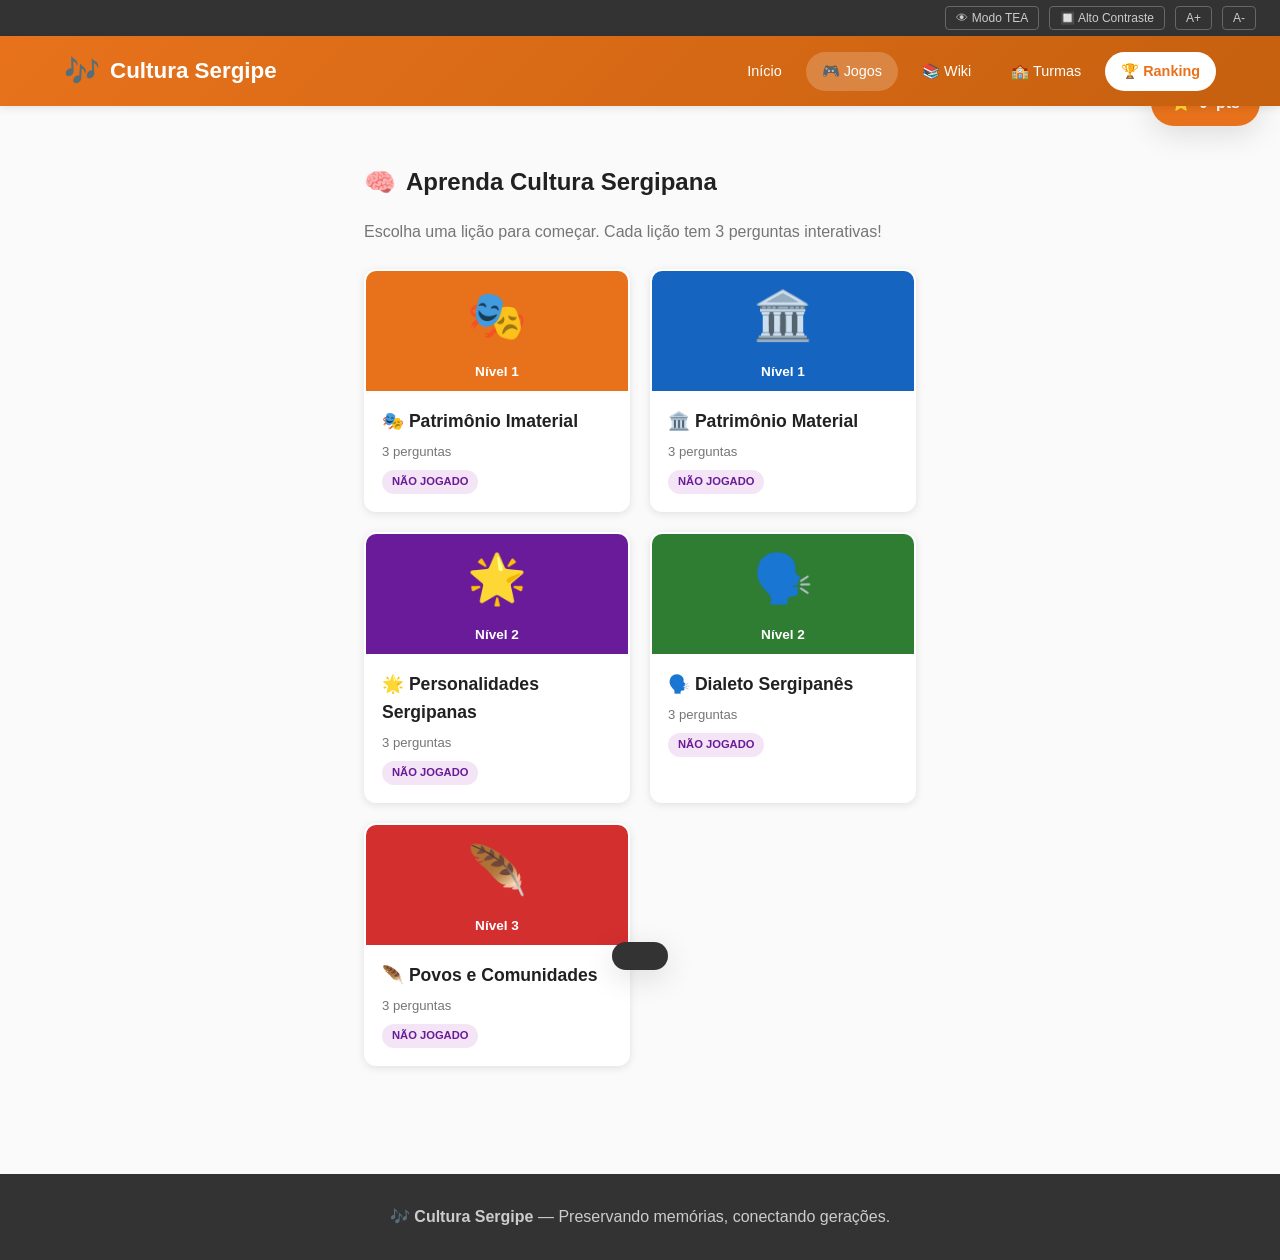
<file: public/duolingo.html>
<!DOCTYPE html>
<html lang="pt-BR">
<head>
    <meta charset="UTF-8">
    <meta name="viewport" content="width=device-width, initial-scale=1.0">
    <title>Aprenda Cultura — Cultura Sergipe</title>
    <link rel="stylesheet" href="css/style.css">
</head>
<body>

    <div class="acessibilidade-bar">
        <button class="acessibilidade-btn" onclick="toggleTEA()">👁 Modo TEA</button>
        <button class="acessibilidade-btn" onclick="toggleContraste()">🔲 Alto Contraste</button>
        <button class="acessibilidade-btn" onclick="aumentarFonte()">A+</button>
        <button class="acessibilidade-btn" onclick="diminuirFonte()">A-</button>
    </div>

    <header class="header">
        <nav class="nav-container">
            <a href="index.html" class="logo"><span class="logo-icon">🎶</span><span>Cultura Sergipe</span></a>
            <div class="nav-links">
                <a href="index.html" class="nav-link">Início</a>
                <a href="jogos.html" class="nav-link active">🎮 Jogos</a>
                <a href="wiki.html" class="nav-link">📚 Wiki</a>
                <a href="turmas.html" class="nav-link">🏫 Turmas</a>
                <a href="ranking.html" class="nav-link destaque">🏆 Ranking</a>
            </div>
        </nav>
    </header>

    <div class="pontuacao-flutuante">
        ⭐ <span id="pontos-total">0</span> pts
    </div>

    <section class="container duolingo-container">
        <h2 class="section-title"><span class="emoji">🧠</span> Aprenda Cultura Sergipana</h2>

        <!-- Seleção de Lições -->
        <div id="selecao-licoes">
            <p style="color:var(--cor-texto-leve); margin-bottom:20px;">Escolha uma lição para começar. Cada lição tem 3 perguntas interativas!</p>
            <div class="cards-grid" id="licoes-grid">
                <!-- Preenchido via JS -->
            </div>
        </div>

        <!-- Área da Lição Ativa -->
        <div id="licao-ativa" style="display:none;">
            <div style="display:flex; justify-content:space-between; align-items:center; margin-bottom:10px;">
                <button class="btn btn-outline" onclick="voltarLicoes()" style="padding:8px 16px; font-size:0.85rem;">← Voltar</button>
                <h3 id="licao-titulo"></h3>
                <span style="font-size:0.9rem; color:var(--cor-texto-leve);">Nível <span id="licao-nivel"></span></span>
            </div>

            <div class="progresso-bar">
                <div class="progresso-fill" id="progresso-fill" style="width:0%"></div>
            </div>
            <p style="text-align:center; font-size:0.85rem; color:var(--cor-texto-leve); margin-bottom:16px;">
                Pergunta <span id="pergunta-num">1</span> de <span id="total-perguntas">3</span>
            </p>

            <!-- Pergunta -->
            <div class="licao-card" id="pergunta-card">
                <h3 id="pergunta-texto"></h3>
                <div id="dica-container" class="dica-box" style="display:none;">
                    💡 <span id="dica-texto"></span>
                </div>
                <div id="opcoes-container"></div>
            </div>

            <!-- Feedback -->
            <div class="feedback-box" id="feedback-box">
                <p id="feedback-texto"></p>
            </div>

            <!-- Botões -->
            <div class="btn-grupo" style="justify-content:center;">
                <button class="btn btn-outline" id="btn-dica" onclick="mostrarDica()" style="display:none;">💡 Dica</button>
                <button class="btn btn-primario" id="btn-proximo" onclick="proximaPergunta()" style="display:none;">
                    ➡️ Continuar
                </button>
            </div>
        </div>

        <!-- Resultado da Lição -->
        <div id="resultado-licao" style="display:none; text-align:center; padding:40px 0;">
            <h2 style="font-size:2rem;">🎉 Lição Completa!</h2>
            <div class="estrelas" id="estrelas-final"></div>
            <p style="font-size:1.5rem; font-weight:700; color:var(--cor-primaria); margin:16px 0;">
                <span id="pontos-finais">0</span> pontos
            </p>
            <p style="color:var(--cor-texto-leve); margin-bottom:24px;">
                Acertos: <span id="acertos-final">0</span>/<span id="total-final">3</span>
            </p>
            <div class="btn-grupo" style="justify-content:center;">
                <button class="btn btn-primario btn-grande" onclick="voltarLicoes()">📚 Mais Lições</button>
                <a href="jogos.html" class="btn btn-outline btn-grande">🎮 Outros Jogos</a>
            </div>
        </div>
    </section>

    <footer class="footer">
        <p>🎶 <strong>Cultura Sergipe</strong> — Preservando memórias, conectando gerações.</p>
    </footer>

    <div class="toast" id="toast"></div>

    <script src="js/app.js"></script>
    <script src="js/duolingo.js"></script>
</body>
</html>
</file>
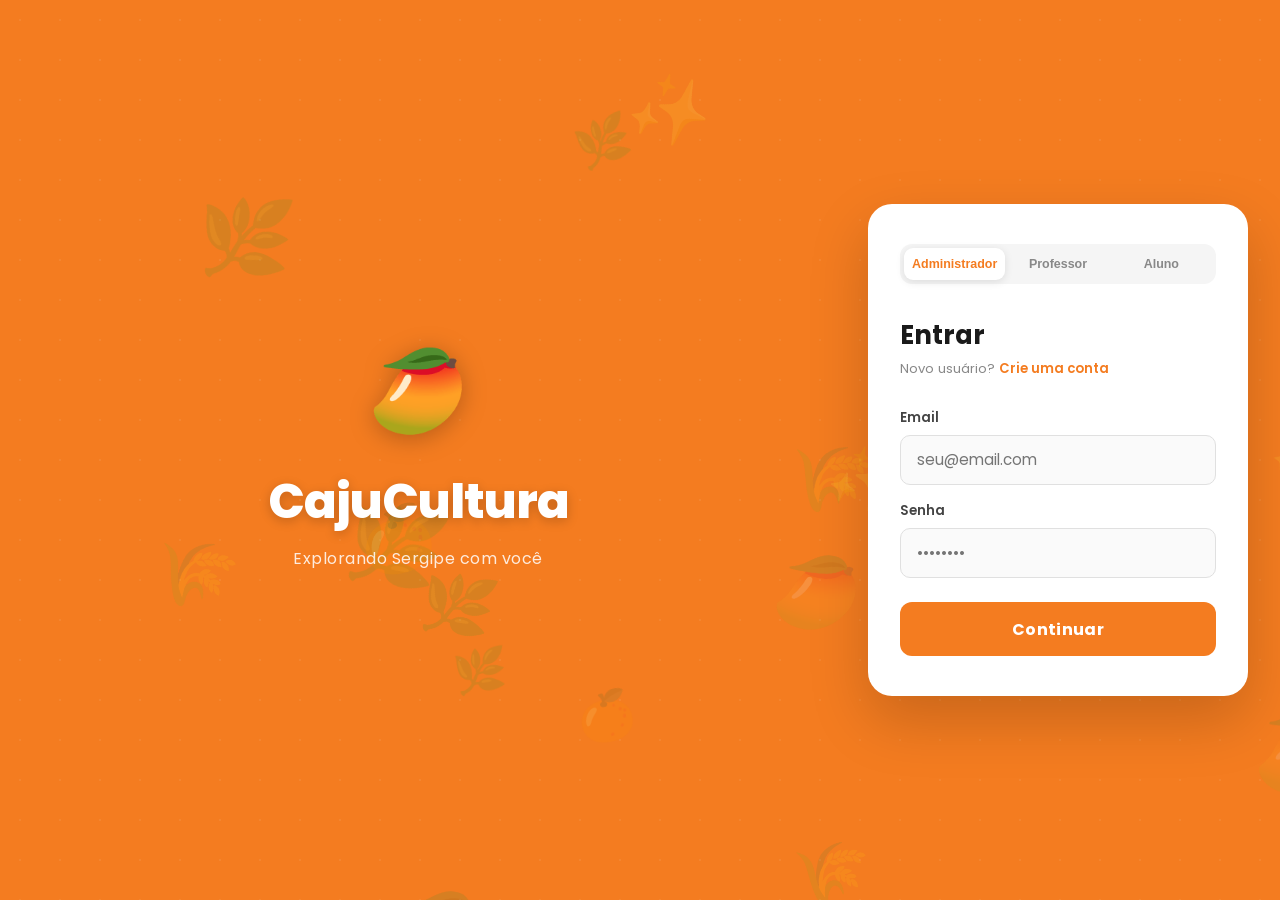
<file: public/index_v2.html>
<!DOCTYPE html>
<html lang="pt-BR">

<head>
  <meta charset="UTF-8" />
  <meta name="viewport" content="width=device-width, initial-scale=1.0" />
  <title>CajuCultura</title>
  <style>
    @import url('https://fonts.googleapis.com/css2?family=Poppins:wght@400;500;600;700;800&display=swap');

    * {
      box-sizing: border-box;
      margin: 0;
      padding: 0;
    }

    body {
      font-family: 'Poppins', sans-serif;
      min-height: 100vh;
      display: flex;
      background: #F47C20;
      overflow: hidden;
    }

    /* ── padrão de cajus no fundo ── */
    body::before {
      content: '';
      position: fixed;
      inset: 0;
      background-image:
        radial-gradient(circle, rgba(255, 255, 255, 0.07) 1px, transparent 1px);
      background-size: 40px 40px;
      pointer-events: none;
    }

    /* ── cajus SVG espalhados ── */
    .caju-bg {
      position: fixed;
      inset: 0;
      pointer-events: none;
      overflow: hidden;
    }

    .caju-bg span {
      position: absolute;
      font-size: 3.5rem;
      opacity: 0.18;
      transform-origin: center;
      animation: floatCaju 8s ease-in-out infinite;
    }

    @keyframes floatCaju {

      0%,
      100% {
        transform: translateY(0) rotate(0deg);
      }

      50% {
        transform: translateY(-12px) rotate(6deg);
      }
    }

    /* ── layout dois painéis ── */
    .page {
      display: flex;
      width: 100%;
      min-height: 100vh;
    }

    /* ── painel esquerdo: logo ── */
    .left-panel {
      flex: 1;
      display: flex;
      flex-direction: column;
      align-items: center;
      justify-content: center;
      padding: 3rem;
      position: relative;
      z-index: 1;
    }

    .logo-wrap {
      display: flex;
      flex-direction: column;
      align-items: center;
      gap: 1rem;
    }

    .logo-icon {
      font-size: 5rem;
      filter: drop-shadow(0 4px 12px rgba(0, 0, 0, 0.25));
    }

    .logo-text {
      font-size: 3rem;
      font-weight: 800;
      color: #fff;
      letter-spacing: -1px;
      text-shadow: 0 3px 12px rgba(0, 0, 0, 0.2);
    }

    .logo-sub {
      font-size: 1rem;
      color: rgba(255, 255, 255, 0.85);
      font-weight: 400;
      margin-top: -0.5rem;
      letter-spacing: 0.5px;
    }

    /* ── painel direito: card ── */
    .right-panel {
      display: flex;
      align-items: center;
      justify-content: center;
      padding: 2rem;
      position: relative;
      z-index: 1;
    }

    .card {
      background: #fff;
      border-radius: 24px;
      padding: 2.5rem 2rem;
      width: 380px;
      box-shadow: 0 24px 60px rgba(0, 0, 0, 0.18);
    }

    /* ── abas de perfil ── */
    .tabs {
      display: flex;
      background: #F5F5F5;
      border-radius: 12px;
      padding: 4px;
      margin-bottom: 2rem;
      gap: 2px;
    }

    .tab {
      flex: 1;
      text-align: center;
      padding: 0.55rem 0.5rem;
      border-radius: 9px;
      font-size: 0.78rem;
      font-weight: 600;
      cursor: pointer;
      border: none;
      background: transparent;
      color: #888;
      transition: all 0.2s;
    }

    .tab.active {
      background: #fff;
      color: #F47C20;
      box-shadow: 0 2px 8px rgba(0, 0, 0, 0.1);
    }

    /* ── título e link ── */
    .card-title {
      font-size: 1.6rem;
      font-weight: 700;
      color: #1a1a1a;
      margin-bottom: 0.3rem;
    }

    .card-signup {
      font-size: 0.82rem;
      color: #888;
      margin-bottom: 1.8rem;
    }

    .card-signup a {
      color: #F47C20;
      font-weight: 600;
      text-decoration: none;
    }

    .card-signup a:hover {
      text-decoration: underline;
    }

    /* ── campos ── */
    .field {
      margin-bottom: 1rem;
    }

    .field label {
      display: block;
      font-size: 0.82rem;
      font-weight: 600;
      color: #444;
      margin-bottom: 0.4rem;
    }

    .field input {
      width: 100%;
      padding: 0.8rem 1rem;
      border: 1.5px solid #E0E0E0;
      border-radius: 10px;
      font-size: 0.95rem;
      font-family: 'Poppins', sans-serif;
      outline: none;
      transition: border-color 0.2s;
      background: #FAFAFA;
      color: #1a1a1a;
    }

    .field input:focus {
      border-color: #F47C20;
      background: #fff;
    }

    /* ── botão continue ── */
    .btn-continue {
      width: 100%;
      padding: 0.9rem;
      background: #F47C20;
      color: #fff;
      border: none;
      border-radius: 12px;
      font-size: 1rem;
      font-weight: 700;
      font-family: 'Poppins', sans-serif;
      cursor: pointer;
      margin-top: 0.5rem;
      transition: background 0.2s, transform 0.1s;
      letter-spacing: 0.3px;
    }

    .btn-continue:hover {
      background: #D96A12;
    }

    .btn-continue:active {
      transform: scale(0.98);
    }

    /* ── campo extra só para "Professor" (ID) ── */
    .field-id {
      display: none;
    }

    /* ── separador ── */
    .divider {
      display: flex;
      align-items: center;
      gap: 0.8rem;
      margin: 1.2rem 0;
      color: #ccc;
      font-size: 0.8rem;
    }

    .divider::before,
    .divider::after {
      content: '';
      flex: 1;
      height: 1px;
      background: #E8E8E8;
    }

    /* ── mensagem de erro/sucesso ── */
    .msg {
      font-size: 0.82rem;
      padding: 0.6rem 0.9rem;
      border-radius: 8px;
      margin-bottom: 1rem;
      display: none;
    }

    .msg.erro {
      background: #FDECEA;
      color: #C62828;
      display: block;
    }

    .msg.ok {
      background: #E8F5E9;
      color: #2E7D32;
      display: block;
    }

    /* ── tela pós-login (dashboard placeholder) ── */
    #tela-app {
      display: none;
    }

    /* ── responsivo ── */
    @media (max-width: 700px) {
      .page {
        flex-direction: column;
      }

      .left-panel {
        padding: 2.5rem 1rem 1.5rem;
        min-height: auto;
      }

      .logo-text {
        font-size: 2.2rem;
      }

      .right-panel {
        padding: 1rem;
      }

      .card {
        width: 100%;
        border-radius: 20px;
      }
    }
  </style>
</head>

<body>

  <!-- cajus decorativos -->
  <div class="caju-bg" id="cajuBg"></div>

  <!-- ════════════════════════════════════
     TELA DE LOGIN
════════════════════════════════════ -->
  <div class="page" id="tela-login">

    <!-- Painel esquerdo -->
    <div class="left-panel">
      <div class="logo-wrap">
        <div class="logo-icon">🥭</div>
        <div class="logo-text">CajuCultura</div>
        <div class="logo-sub">Explorando Sergipe com você</div>
      </div>
    </div>

    <!-- Painel direito -->
    <div class="right-panel">
      <div class="card">

        <!-- Abas -->
        <div class="tabs">
          <button class="tab active" onclick="selecionarPerfil('administrador', this)">Administrador</button>
          <button class="tab" onclick="selecionarPerfil('professor', this)">Professor</button>
          <button class="tab" onclick="selecionarPerfil('aluno', this)">Aluno</button>
        </div>

        <div class="card-title">Entrar</div>
        <div class="card-signup">
          Novo usuário? <a href="#" onclick="irParaCadastro(event)">Crie uma conta</a>
        </div>

        <!-- Mensagem feedback -->
        <div class="msg" id="login-msg"></div>

        <!-- Formulário -->
        <form onsubmit="fazerLogin(event)">

          <div class="field">
            <label>Email</label>
            <input id="login-email" type="email" placeholder="seu@email.com" autocomplete="email" required />
          </div>

          <!-- Senha (administrador e professor) -->
          <div class="field" id="campo-senha">
            <label>Senha</label>
            <input id="login-senha" type="password" placeholder="••••••••" />
          </div>

          <!-- Código de turma (aluno) -->
          <div class="field" id="campo-codigo" style="display:none;">
            <label>Código da Turma</label>
            <input id="login-codigo" placeholder="Ex: AB12CD" style="text-transform:uppercase;" />
          </div>

          <!-- ID de retorno (professor / aluno já cadastrado) -->
          <div class="field field-id" id="campo-id">
            <label id="label-id">Seu ID (se já tiver conta)</label>
            <input id="login-id" placeholder="Cole seu ID aqui" />
          </div>

          <button type="submit" class="btn-continue">Continuar</button>
        </form>

      </div>
    </div>
  </div>

  <!-- ════════════════════════════════════
     TELA DO APP (placeholder)
════════════════════════════════════ -->
  <div id="tela-app">
    <!-- Aqui entrará o restante do sistema -->
    <!-- Importar app.js ou carregar SPA -->
  </div>


  <script>
    const API = '/api';
    let perfilAtivo = 'administrador';

    /* ── cajus decorativos gerados dinamicamente ── */
    const cajuEmojis = ['🥭', '🌿', '🍊', '🌾', '✨'];
    const bg = document.getElementById('cajuBg');
    for (let i = 0; i < 22; i++) {
      const s = document.createElement('span');
      s.textContent = cajuEmojis[i % cajuEmojis.length];
      s.style.left = Math.random() * 100 + '%';
      s.style.top = Math.random() * 100 + '%';
      s.style.fontSize = (2.5 + Math.random() * 3) + 'rem';
      s.style.animationDelay = (Math.random() * 6) + 's';
      s.style.animationDuration = (6 + Math.random() * 5) + 's';
      s.style.transform = `rotate(${Math.random() * 40 - 20}deg)`;
      bg.appendChild(s);
    }

    /* ── troca de abas ── */
    function selecionarPerfil(perfil, btn) {
      perfilAtivo = perfil;
      document.querySelectorAll('.tab').forEach(t => t.classList.remove('active'));
      btn.classList.add('active');
      limparMsg();

      const campoSenha = document.getElementById('campo-senha');
      const campoCodigo = document.getElementById('campo-codigo');
      const campoId = document.getElementById('campo-id');
      const labelId = document.getElementById('label-id');

      // reset
      campoSenha.style.display = 'block';
      campoCodigo.style.display = 'none';
      campoId.style.display = 'none';
      document.getElementById('login-senha').required = false;
      document.getElementById('login-codigo').required = false;

      if (perfil === 'aluno') {
        campoSenha.style.display = 'none';
        campoCodigo.style.display = 'block';
        campoId.style.display = 'block';
        labelId.textContent = 'Seu ID de aluno (se já entrou antes)';
        document.getElementById('login-codigo').required = true;
      } else if (perfil === 'professor') {
        document.getElementById('login-senha').required = false;
        campoId.style.display = 'block';
        labelId.textContent = 'Seu ID de professor (se já tiver conta)';
      } else {
        // administrador
        document.getElementById('login-senha').required = true;
      }
    }

    /* ── submit ── */
    async function fazerLogin(e) {
      e.preventDefault();
      limparMsg();

      const email = document.getElementById('login-email').value.trim();
      const senha = document.getElementById('login-senha').value.trim();
      const codigo = document.getElementById('login-codigo').value.trim().toUpperCase();
      const id = document.getElementById('login-id').value.trim();

      try {
        if (perfilAtivo === 'administrador') {
          await loginAdministrador(email, senha);

        } else if (perfilAtivo === 'professor') {
          await loginProfessor(email, senha, id);

        } else {
          await loginAluno(email, codigo, id);
        }
      } catch (err) {
        mostrarMsg(err.message, 'erro');
      }
    }

    /* ── login administrador ── */
    async function loginAdministrador(email, senha) {
      // Admin simples — credencial fixa para MVP
      // Trocar por endpoint real em produção
      if (email === 'admin@cajucultura.com' && senha === 'admin123') {
        salvarSessao({ perfil: 'administrador', nome: 'Administrador', email });
        entrarNoApp();
      } else {
        throw new Error('Credenciais inválidas para administrador.');
      }
    }

    /* ── login professor ── */
    async function loginProfessor(email, senha, id) {
      if (id) {
        // Retorno: carrega pelo ID
        const prof = await req('GET', `/professores/${id}`);
        salvarSessao({ perfil: 'professor', ...prof });
        entrarNoApp();
      } else {
        // Novo: verifica se e-mail existe (simplificado — cria conta via cadastro)
        throw new Error('Cole seu ID de professor ou clique em "Crie uma conta".');
      }
    }

    /* ── login aluno ── */
    async function loginAluno(email, codigo, id) {
      if (!codigo) throw new Error('Informe o código da turma.');

      if (id) {
        // Retorno: carrega pelo ID
        const aluno = await req('GET', `/alunos/${id}`);
        salvarSessao({ perfil: 'aluno', ...aluno });
        entrarNoApp();
      } else {
        // Novo: entra na turma usando o nome (extraído do e-mail por simplicidade)
        const nome = email.split('@')[0];
        const aluno = await req('POST', '/alunos/entrar', {
          nome,
          turma_codigo: codigo
        });
        salvarSessao({ perfil: 'aluno', ...aluno });
        entrarNoApp();
      }
    }

    /* ── cadastro ── */
    function irParaCadastro(e) {
      e.preventDefault();
      if (perfilAtivo === 'professor') {
        mostrarMsg('Preencha o email, deixe o campo ID vazio e clique em Continuar para criar sua conta.', 'ok');
      } else if (perfilAtivo === 'aluno') {
        mostrarMsg('Preencha email e código da turma. Deixe o ID em branco para entrar pela primeira vez.', 'ok');
      } else {
        mostrarMsg('Conta de administrador deve ser criada pelo sistema.', 'erro');
      }
    }

    /* ── helpers ── */
    async function req(method, path, body) {
      const opts = { method, headers: { 'Content-Type': 'application/json' } };
      if (body) opts.body = JSON.stringify(body);
      const r = await fetch(API + path, opts);
      const data = await r.json();
      if (!r.ok) throw new Error(data.detail || 'Erro na requisição.');
      return data;
    }

    function salvarSessao(dados) {
      localStorage.setItem('cajucultura_sessao', JSON.stringify(dados));
    }

    function carregarSessao() {
      const s = localStorage.getItem('cajucultura_sessao');
      return s ? JSON.parse(s) : null;
    }

    function entrarNoApp() {
      // Disparar evento para o restante do SPA
      window.dispatchEvent(new CustomEvent('cajucultura:login', {
        detail: carregarSessao()
      }));

      const sessao = carregarSessao();
      // Redireciona para a página principal do sistema
      window.location.href = '../public/index.html';
    }

    function sair() {
      localStorage.removeItem('cajucultura_sessao');
      location.reload();
    }

    function mostrarMsg(txt, tipo = 'erro') {
      const el = document.getElementById('login-msg');
      el.textContent = txt;
      el.className = `msg ${tipo}`;
    }

    function limparMsg() {
      const el = document.getElementById('login-msg');
      el.textContent = '';
      el.className = 'msg';
    }

    /* ── verifica sessão salva ao carregar ── */
    window.addEventListener('DOMContentLoaded', () => {
      const sessao = carregarSessao();
      if (sessao) entrarNoApp();
    });
  </script>
</body>

</html>
</file>
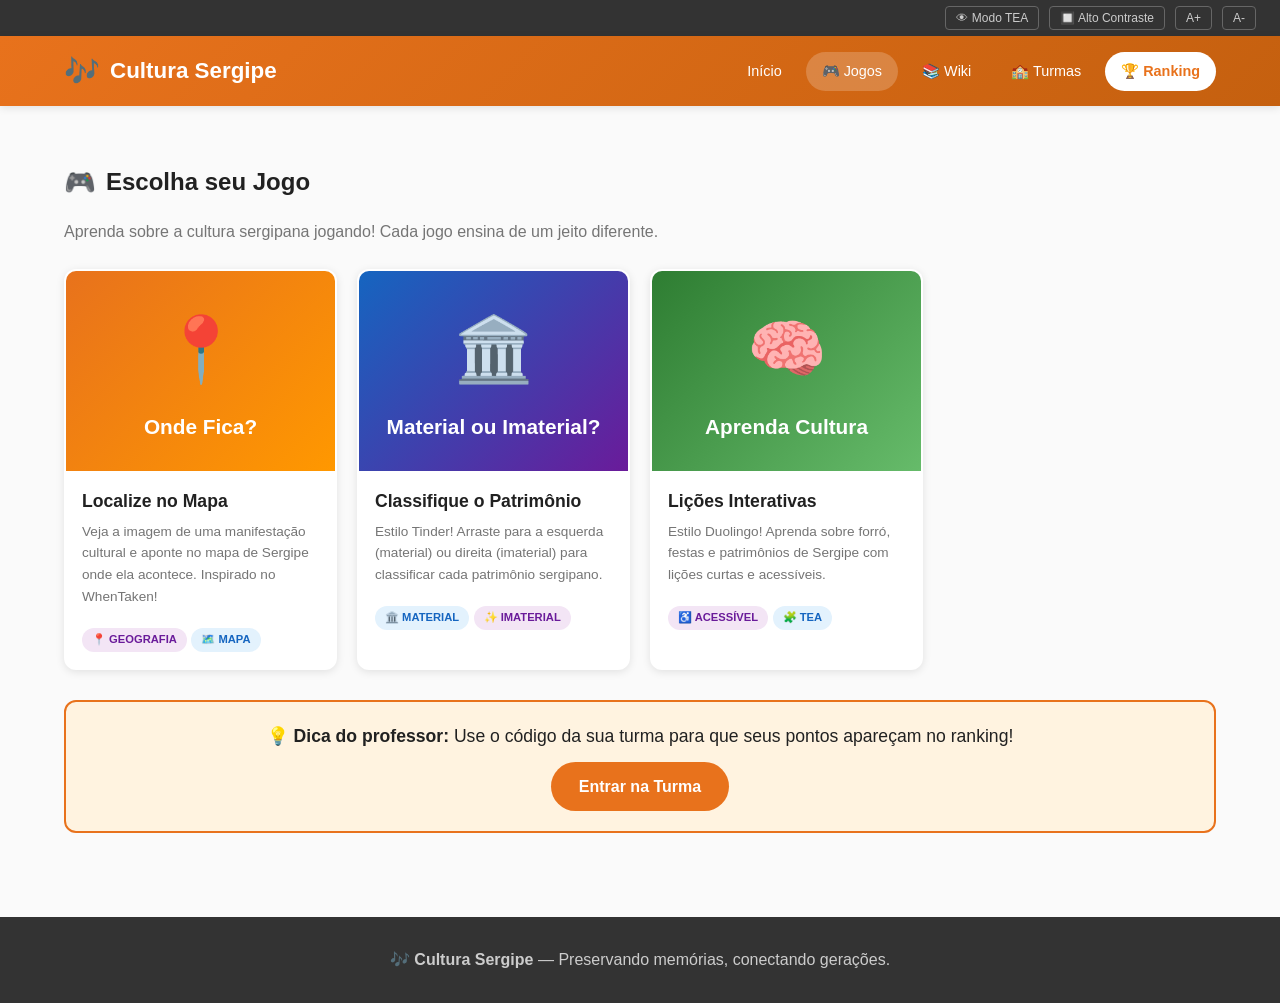
<file: public/jogos.html>
<!DOCTYPE html>
<html lang="pt-BR">
<head>
    <meta charset="UTF-8">
    <meta name="viewport" content="width=device-width, initial-scale=1.0">
    <title>Jogos — Cultura Sergipe</title>
    <link rel="stylesheet" href="css/style.css">
</head>
<body>

    <div class="acessibilidade-bar">
        <button class="acessibilidade-btn" onclick="toggleTEA()">👁 Modo TEA</button>
        <button class="acessibilidade-btn" onclick="toggleContraste()">🔲 Alto Contraste</button>
        <button class="acessibilidade-btn" onclick="aumentarFonte()">A+</button>
        <button class="acessibilidade-btn" onclick="diminuirFonte()">A-</button>
    </div>

    <header class="header">
        <nav class="nav-container">
            <a href="index.html" class="logo"><span class="logo-icon">🎶</span><span>Cultura Sergipe</span></a>
            <div class="nav-links">
                <a href="index.html" class="nav-link">Início</a>
                <a href="jogos.html" class="nav-link active">🎮 Jogos</a>
                <a href="wiki.html" class="nav-link">📚 Wiki</a>
                <a href="turmas.html" class="nav-link">🏫 Turmas</a>
                <a href="ranking.html" class="nav-link destaque">🏆 Ranking</a>
            </div>
        </nav>
    </header>

    <section class="container">
        <h2 class="section-title"><span class="emoji">🎮</span> Escolha seu Jogo</h2>
        <p style="color:var(--cor-texto-leve); margin-bottom:24px;">Aprenda sobre a cultura sergipana jogando! Cada jogo ensina de um jeito diferente.</p>

        <div class="cards-grid">
            <!-- Onde Fica? -->
            <a href="onde-fica.html" class="card" style="text-decoration:none">
                <div style="height:200px; background:linear-gradient(135deg,#E8721C,#ff9800); display:flex; flex-direction:column; align-items:center; justify-content:center; color:white;">
                    <span style="font-size:4rem">📍</span>
                    <span style="font-size:1.3rem; font-weight:700; margin-top:10px;">Onde Fica?</span>
                </div>
                <div class="card-body">
                    <h3>Localize no Mapa</h3>
                    <p>Veja a imagem de uma manifestação cultural e aponte no mapa de Sergipe onde ela acontece. Inspirado no WhenTaken!</p>
                    <div style="margin-top:12px;">
                        <span class="card-badge badge-imaterial">📍 Geografia</span>
                        <span class="card-badge badge-material">🗺️ Mapa</span>
                    </div>
                </div>
            </a>

            <!-- Material ou Imaterial? -->
            <a href="material-imaterial.html" class="card" style="text-decoration:none">
                <div style="height:200px; background:linear-gradient(135deg,#1565C0,#6A1B9A); display:flex; flex-direction:column; align-items:center; justify-content:center; color:white;">
                    <span style="font-size:4rem">🏛️</span>
                    <span style="font-size:1.3rem; font-weight:700; margin-top:10px;">Material ou Imaterial?</span>
                </div>
                <div class="card-body">
                    <h3>Classifique o Patrimônio</h3>
                    <p>Estilo Tinder! Arraste para a esquerda (material) ou direita (imaterial) para classificar cada patrimônio sergipano.</p>
                    <div style="margin-top:12px;">
                        <span class="card-badge badge-material">🏛️ Material</span>
                        <span class="card-badge badge-imaterial">✨ Imaterial</span>
                    </div>
                </div>
            </a>

            <!-- Duolingo Cultural -->
            <a href="duolingo.html" class="card" style="text-decoration:none">
                <div style="height:200px; background:linear-gradient(135deg,#2E7D32,#66BB6A); display:flex; flex-direction:column; align-items:center; justify-content:center; color:white;">
                    <span style="font-size:4rem">🧠</span>
                    <span style="font-size:1.3rem; font-weight:700; margin-top:10px;">Aprenda Cultura</span>
                </div>
                <div class="card-body">
                    <h3>Lições Interativas</h3>
                    <p>Estilo Duolingo! Aprenda sobre forró, festas e patrimônios de Sergipe com lições curtas e acessíveis.</p>
                    <div style="margin-top:12px;">
                        <span class="card-badge badge-imaterial">♿ Acessível</span>
                        <span class="card-badge badge-material">🧩 TEA</span>
                    </div>
                </div>
            </a>
        </div>

        <!-- Dica -->
        <div style="background:var(--cor-primaria-clara); border:2px solid var(--cor-primaria); border-radius:var(--raio-borda); padding:20px; margin-top:30px; text-align:center;">
            <p style="font-size:1.1rem;">💡 <strong>Dica do professor:</strong> Use o código da sua turma para que seus pontos apareçam no ranking!</p>
            <a href="turmas.html" class="btn btn-primario" style="margin-top:12px;">Entrar na Turma</a>
        </div>
    </section>

    <footer class="footer">
        <p>🎶 <strong>Cultura Sergipe</strong> — Preservando memórias, conectando gerações.</p>
    </footer>

    <script src="js/app.js"></script>
</body>
</html>
</file>
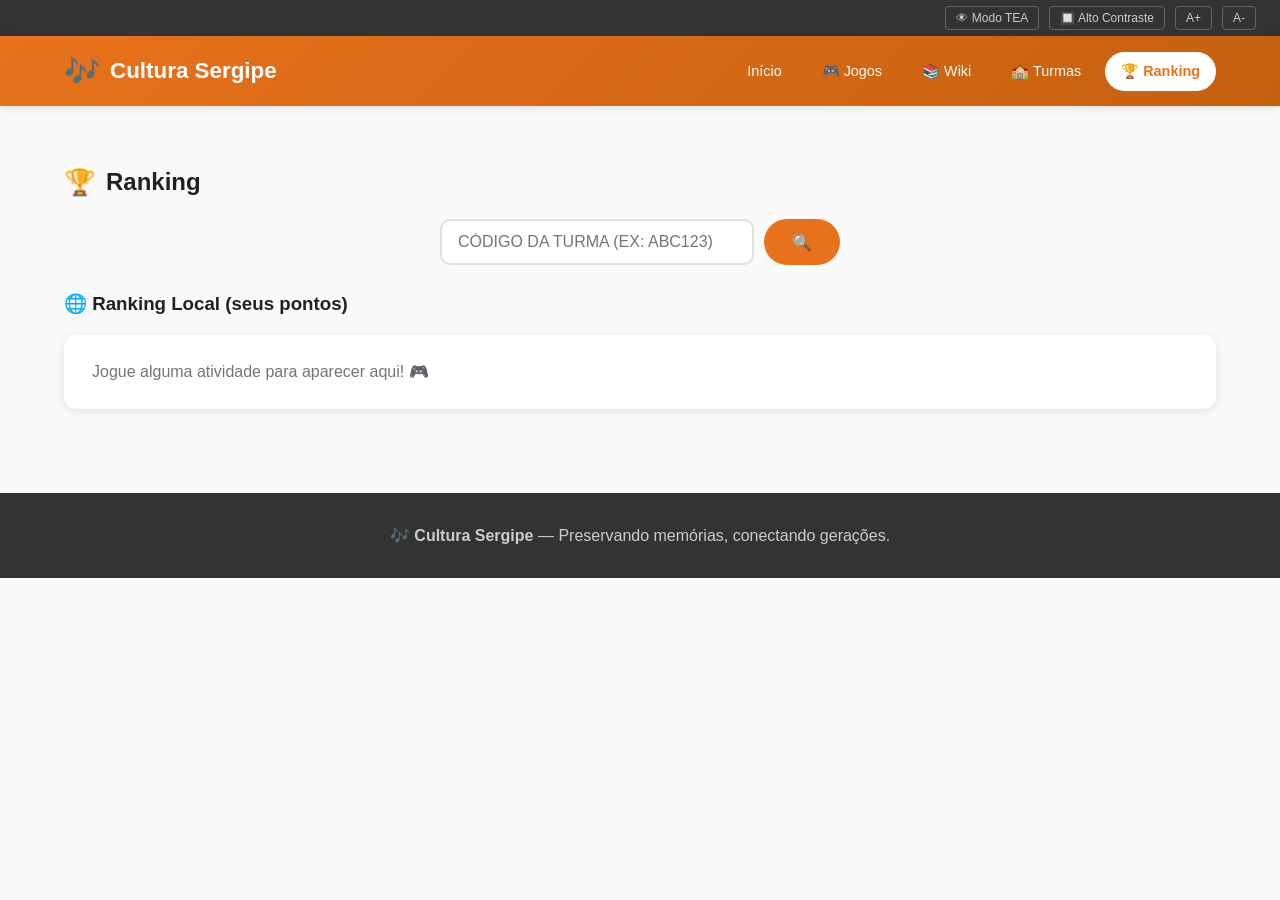
<file: public/ranking.html>
<!DOCTYPE html>
<html lang="pt-BR">
<head>
  <meta charset="UTF-8" />
  <meta name="viewport" content="width=device-width, initial-scale=1.0" />
  <title>Ranking — Cultura Sergipe</title>
  <link rel="stylesheet" href="css/style.css" />
</head>
<body>

  <div class="acessibilidade-bar">
    <button class="acessibilidade-btn" onclick="toggleTEA()">👁 Modo TEA</button>
    <button class="acessibilidade-btn" onclick="toggleContraste()">🔲 Alto Contraste</button>
    <button class="acessibilidade-btn" onclick="aumentarFonte()">A+</button>
    <button class="acessibilidade-btn" onclick="diminuirFonte()">A-</button>
  </div>

  <header class="header">
    <nav class="nav-container">
      <a href="index.html" class="logo"><span class="logo-icon">🎶</span><span>Cultura Sergipe</span></a>
      <div class="nav-links">
        <a href="index.html"               class="nav-link">Início</a>
        <a href="jogos.html"     class="nav-link">🎮 Jogos</a>
        <a href="wiki.html"      class="nav-link">📚 Wiki</a>
        <a href="turmas.html"    class="nav-link">🏫 Turmas</a>
        <a href="ranking.html"   class="nav-link destaque active">🏆 Ranking</a>
      </div>
    </nav>
  </header>

  <section class="container">
    <h2 class="section-title"><span class="emoji">🏆</span> Ranking</h2>

    <!-- Busca por turma -->
    <div style="max-width:400px; margin:0 auto 24px;">
      <div style="display:flex; gap:10px;">
        <input
          id="input-turma"
          type="text"
          placeholder="Código da turma (ex: ABC123)"
          style="flex:1; padding:12px 16px; border:2px solid var(--cor-borda);
                 border-radius:10px; font-size:1rem; text-transform:uppercase;"
          maxlength="6"
        />
        <button class="btn btn-primario" onclick="buscarRanking()">🔍</button>
      </div>
    </div>

    <!-- Ranking local (pontos salvos no browser) -->
    <h3 style="margin-bottom:16px;">🌐 Ranking Local (seus pontos)</h3>
    <div class="ranking-lista" id="ranking-local">
      <!-- preenchido via JS -->
    </div>

    <!-- Ranking da turma (via API) -->
    <div id="secao-turma" style="display:none; margin-top:32px;">
      <h3 style="margin-bottom:16px;">🏫 Ranking da Turma: <span id="titulo-turma"></span></h3>
      <div class="ranking-lista" id="ranking-turma">
        <!-- preenchido via JS -->
      </div>
    </div>
  </section>

  <footer class="footer">
    <p>🎶 <strong>Cultura Sergipe</strong> — Preservando memórias, conectando gerações.</p>
  </footer>

  <div class="toast" id="toast"></div>

  <script src="js/app.js"></script>
  <script>
    document.addEventListener('DOMContentLoaded', () => {
      renderizarRankingLocal();
    });

    function renderizarRankingLocal() {
      const lista = document.getElementById('ranking-local');

      // Coleta histórico salvo localmente
      const historico = JSON.parse(localStorage.getItem('cs_historico') || '[]');
      const pts = parseInt(localStorage.getItem('cs_pontos') || '0');
      const nome = AppState.sessao?.nome || 'Você';

      if (!historico.length && !pts) {
        lista.innerHTML = `
          <div class="ranking-item">
            <span style="color:var(--cor-texto-leve); padding:8px;">
              Jogue alguma atividade para aparecer aqui! 🎮
            </span>
          </div>`;
        return;
      }

      // Exibe apenas o próprio usuário no ranking local (MVP)
      lista.innerHTML = `
        <div class="ranking-item">
          <div class="ranking-pos ouro">1</div>
          <div class="ranking-info">
            <h4>${nome}</h4>
            <small>Pontos acumulados neste dispositivo</small>
          </div>
          <div class="ranking-pontos">${pts} pts</div>
        </div>
      `;
    }

    async function buscarRanking() {
      const codigo = document.getElementById('input-turma').value.trim().toUpperCase();
      if (!codigo || codigo.length < 4) {
        mostrarToast('⚠️ Digite um código de turma válido', 'erro');
        return;
      }

      try {
        const data = await apiRequest('GET', `/ranking/${codigo}`);
        renderizarRankingTurma(codigo, data.ranking);
      } catch (err) {
        mostrarToast(`❌ ${err.message}`, 'erro');
      }
    }

    function renderizarRankingTurma(codigo, ranking) {
      document.getElementById('secao-turma').style.display = 'block';
      document.getElementById('titulo-turma').textContent  = codigo;

      const lista = document.getElementById('ranking-turma');

      if (!ranking.length) {
        lista.innerHTML = `<div class="ranking-item">
          <span style="color:var(--cor-texto-leve); padding:8px;">
            Nenhum aluno jogou nesta turma ainda.
          </span>
        </div>`;
        return;
      }

      const medalhas = ['ouro','prata','bronze'];
      lista.innerHTML = ranking.map((r, i) => `
        <div class="ranking-item">
          <div class="ranking-pos ${medalhas[i] || ''}">
            ${i < 3 ? ['🥇','🥈','🥉'][i] : i + 1}
          </div>
          <div class="ranking-info">
            <h4>${r.aluno_nome}</h4>
            <small>${r.partidas} partida${r.partidas !== 1 ? 's' : ''} —
              ${r.acertos_total} acertos</small>
          </div>
          <div class="ranking-pontos">${r.pontos_total} pts</div>
        </div>
      `).join('');
    }
  </script>
</body>
</html>
</file>
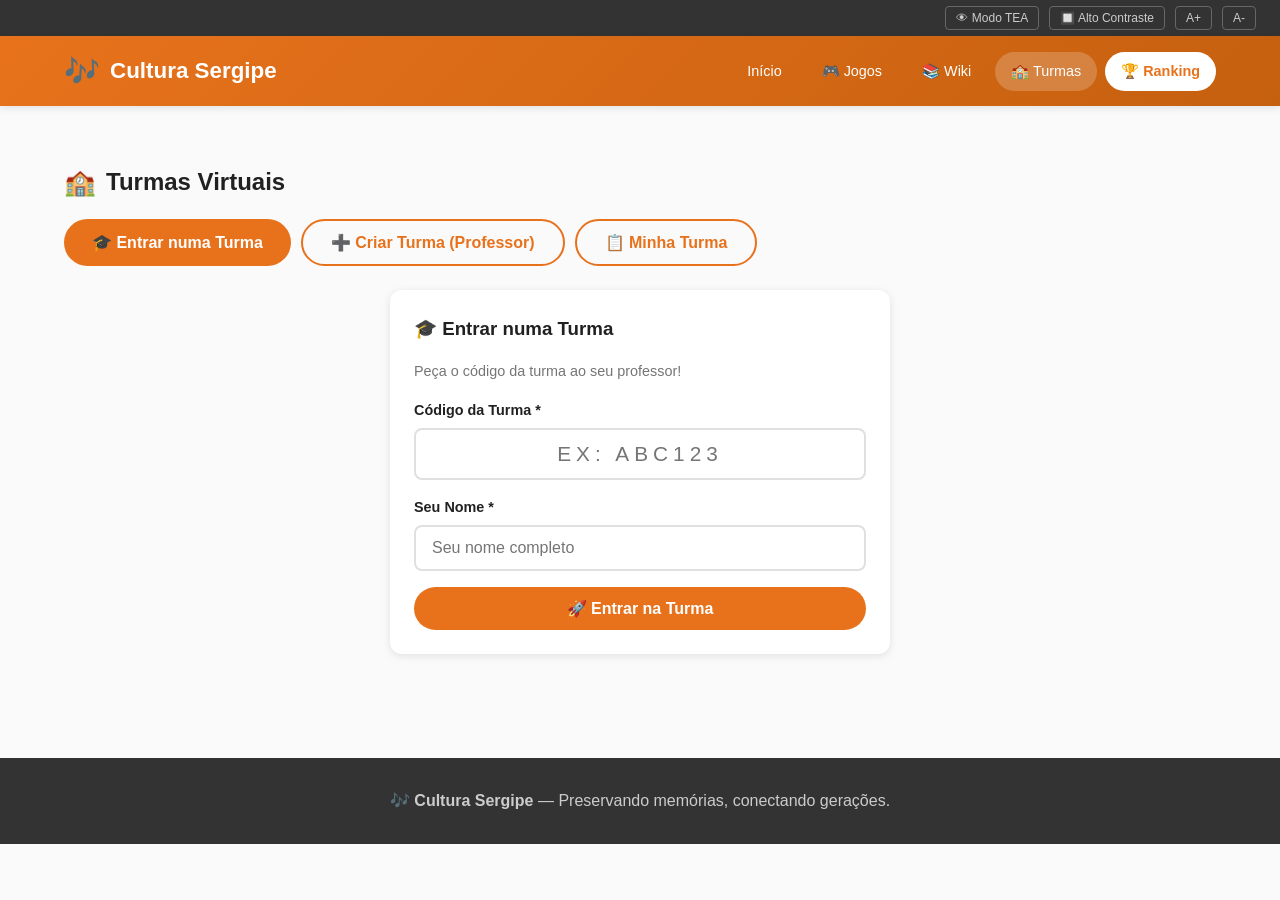
<file: public/turmas.html>
<!DOCTYPE html>
<html lang="pt-BR">
<head>
  <meta charset="UTF-8" />
  <meta name="viewport" content="width=device-width, initial-scale=1.0" />
  <title>Turmas — Cultura Sergipe</title>
  <link rel="stylesheet" href="css/style.css" />
</head>
<body>

  <div class="acessibilidade-bar">
    <button class="acessibilidade-btn" onclick="toggleTEA()">👁 Modo TEA</button>
    <button class="acessibilidade-btn" onclick="toggleContraste()">🔲 Alto Contraste</button>
    <button class="acessibilidade-btn" onclick="aumentarFonte()">A+</button>
    <button class="acessibilidade-btn" onclick="diminuirFonte()">A-</button>
  </div>

  <header class="header">
    <nav class="nav-container">
      <a href="index.html" class="logo"><span class="logo-icon">🎶</span><span>Cultura Sergipe</span></a>
      <div class="nav-links">
        <a href="index.html"             class="nav-link">Início</a>
        <a href="jogos.html"   class="nav-link">🎮 Jogos</a>
        <a href="wiki.html"    class="nav-link">📚 Wiki</a>
        <a href="turmas.html"  class="nav-link active">🏫 Turmas</a>
        <a href="ranking.html" class="nav-link destaque">🏆 Ranking</a>
      </div>
    </nav>
  </header>

  <section class="container">
    <h2 class="section-title"><span class="emoji">🏫</span> Turmas Virtuais</h2>

    <!-- Tabs -->
    <div style="display:flex; gap:10px; margin-bottom:24px; flex-wrap:wrap;">
      <button class="btn btn-primario" onclick="mostrarTabTurma('entrar')">🎓 Entrar numa Turma</button>
      <button class="btn btn-outline"  onclick="mostrarTabTurma('criar')">➕ Criar Turma (Professor)</button>
      <button class="btn btn-outline"  onclick="mostrarTabTurma('minha')">📋 Minha Turma</button>
    </div>

    <!-- ── Entrar numa turma ── -->
    <div id="tab-entrar">
      <div class="turma-form">
        <h3 style="margin-bottom:16px;">🎓 Entrar numa Turma</h3>
        <p style="color:var(--cor-texto-leve); margin-bottom:16px; font-size:0.9rem;">
          Peça o código da turma ao seu professor!
        </p>
        <div class="form-grupo">
          <label>Código da Turma *</label>
          <input id="codigo-turma" type="text" placeholder="Ex: ABC123"
                 maxlength="6"
                 style="text-transform:uppercase; text-align:center;
                        font-size:1.3rem; letter-spacing:5px;" />
        </div>
        <div class="form-grupo">
          <label>Seu Nome *</label>
          <input id="nome-aluno" type="text" placeholder="Seu nome completo" />
        </div>
        <button class="btn btn-primario" onclick="entrarTurma()" style="width:100%;">
          🚀 Entrar na Turma
        </button>
      </div>
    </div>

    <!-- ── Criar turma ── -->
    <div id="tab-criar" style="display:none;">
      <div class="turma-form">
        <h3 style="margin-bottom:16px;">➕ Criar Nova Turma</h3>
        <div class="form-grupo">
          <label>Nome da Turma *</label>
          <input id="nome-turma" type="text" placeholder="Ex: 9º Ano B — História" />
        </div>
        <div class="form-grupo">
          <label>Professor(a) *</label>
          <input id="nome-professor" type="text" placeholder="Seu nome" />
        </div>
        <div class="form-grupo">
          <label>E-mail *</label>
          <input id="email-professor" type="email" placeholder="professor@escola.edu.br" />
        </div>
        <div class="form-grupo">
          <label>Escola *</label>
          <input id="nome-escola" type="text" placeholder="Nome da escola" />
        </div>
        <button class="btn btn-primario" onclick="criarTurma()" style="width:100%;">
          ✅ Criar Turma
        </button>
      </div>

      <!-- Código gerado -->
      <div id="turma-criada" style="display:none; text-align:center; margin-top:24px;">
        <div style="background:var(--cor-secundaria-clara); border:2px solid var(--cor-sucesso);
                    border-radius:var(--raio-borda); padding:30px;">
          <p style="font-size:1rem; margin-bottom:10px;">Código da turma:</p>
          <p style="font-size:3rem; font-weight:700; letter-spacing:10px;
                    color:var(--cor-secundaria);" id="codigo-gerado"></p>
          <p style="font-size:0.85rem; color:var(--cor-texto-leve); margin-top:10px;">
            Compartilhe este código com seus alunos!
          </p>
          <button class="btn btn-outline" onclick="copiarCodigo()" style="margin-top:12px;">
            📋 Copiar Código
          </button>
        </div>

        <!-- ID do professor -->
        <div style="background:var(--cor-primaria-clara); border-radius:var(--raio-borda);
                    padding:16px; margin-top:16px;">
          <p style="font-size:0.9rem; margin-bottom:6px;">Seu ID de professor (guarde!):</p>
          <p style="font-size:1rem; font-weight:700; color:var(--cor-primaria);"
             id="professor-id-gerado"></p>
        </div>
      </div>
    </div>

    <!-- ── Minha turma ── -->
    <div id="tab-minha" style="display:none;">
      <div id="info-minha-turma">
        <!-- preenchido via JS -->
      </div>
    </div>
  </section>

  <footer class="footer">
    <p>🎶 <strong>Cultura Sergipe</strong> — Preservando memórias, conectando gerações.</p>
  </footer>

  <div class="toast" id="toast"></div>

  <script src="js/app.js"></script>
  <script>
    // ── Tabs ────────────────────────────────────────────────
    function mostrarTabTurma(tab) {
      ['entrar','criar','minha'].forEach(t => {
        document.getElementById(`tab-${t}`).style.display = t === tab ? 'block' : 'none';
      });
      if (tab === 'minha') carregarMinhaTurma();
    }

    // ── Entrar na turma ─────────────────────────────────────
    async function entrarTurma() {
      const codigo = document.getElementById('codigo-turma').value.trim().toUpperCase();
      const nome   = document.getElementById('nome-aluno').value.trim();

      if (!codigo || !nome) {
        mostrarToast('⚠️ Preencha o código e seu nome!', 'erro');
        return;
      }

      try {
        const aluno = await apiRequest('POST', '/alunos/entrar', {
          nome,
          turma_codigo: codigo,
        });

        // Salva sessão do aluno
        salvarSessao({ perfil: 'aluno', ...aluno });

        mostrarToast(`✅ Bem-vindo(a) à turma ${codigo}, ${nome}!`, 'sucesso');
        mostrarTabTurma('minha');
      } catch (err) {
        mostrarToast(`❌ ${err.message}`, 'erro');
      }
    }

    // ── Criar turma ─────────────────────────────────────────
    async function criarTurma() {
      const nome    = document.getElementById('nome-turma').value.trim();
      const profNome = document.getElementById('nome-professor').value.trim();
      const email   = document.getElementById('email-professor').value.trim();
      const escola  = document.getElementById('nome-escola').value.trim();

      if (!nome || !profNome || !email || !escola) {
        mostrarToast('⚠️ Preencha todos os campos!', 'erro');
        return;
      }

      try {
        // 1. Cadastra professor
        const prof = await apiRequest('POST', '/professores', {
          nome: profNome,
          email,
          escola,
        });

        // 2. Cria turma
        const turma = await apiRequest('POST', '/turmas', {
          nome,
          professor_id: prof.id,
        });

        // Exibe resultado
        document.getElementById('turma-criada').style.display       = 'block';
        document.getElementById('codigo-gerado').textContent        = turma.codigo;
        document.getElementById('professor-id-gerado').textContent  = prof.id;

        // Salva sessão do professor
        salvarSessao({ perfil: 'professor', ...prof, turma_codigo: turma.codigo });

        mostrarToast('✅ Turma criada com sucesso!', 'sucesso');
      } catch (err) {
        mostrarToast(`❌ ${err.message}`, 'erro');
      }
    }

    function copiarCodigo() {
      const codigo = document.getElementById('codigo-gerado').textContent;
      navigator.clipboard.writeText(codigo)
        .then(() => mostrarToast('✅ Código copiado!', 'sucesso'))
        .catch(() => mostrarToast('❌ Não foi possível copiar', 'erro'));
    }

    // ── Minha turma ─────────────────────────────────────────
    async function carregarMinhaTurma() {
      const sessao  = AppState.sessao;
      const container = document.getElementById('info-minha-turma');

      if (!sessao) {
        container.innerHTML = `
          <p style="text-align:center; color:var(--cor-texto-leve); padding:40px;">
            Você ainda não entrou em nenhuma turma.<br>
            <button class="btn btn-primario" onclick="mostrarTabTurma('entrar')"
                    style="margin-top:12px;">🎓 Entrar agora</button>
          </p>`;
        return;
      }

      container.innerHTML = `
        <div style="background:var(--cor-card); border-radius:var(--raio-borda);
                    padding:24px; box-shadow:var(--sombra-card); max-width:500px; margin:0 auto;">
          <h3 style="margin-bottom:16px;">Você está na turma</h3>
          <p><strong>Perfil:</strong> ${sessao.perfil}</p>
          <p><strong>Nome:</strong> ${sessao.nome}</p>
          ${sessao.turma_codigo
            ? `<p><strong>Código da turma:</strong>
                 <span style="font-size:1.2rem; letter-spacing:4px; color:var(--cor-primaria);">
                   ${sessao.turma_codigo}
                 </span>
               </p>`
            : ''
          }
          ${sessao.id
            ? `<p style="font-size:0.82rem; color:var(--cor-texto-leve);">
                 Seu ID: ${sessao.id}
               </p>`
            : ''
          }
          <button class="btn btn-outline" onclick="sairTurma()" style="margin-top:16px; width:100%;">
            🚪 Sair da Turma
          </button>
        </div>
      `;

      // Se for aluno, carrega ranking da turma dele
      if (sessao.perfil === 'aluno' && sessao.turma_codigo) {
        try {
          const r = await apiRequest('GET', `/ranking/${sessao.turma_codigo}`);
          container.innerHTML += renderRankingMini(r.ranking);
        } catch (_) {}
      }
    }

    function renderRankingMini(ranking) {
      if (!ranking.length) return '';
      const itens = ranking.slice(0, 5).map((r, i) => `
        <div class="ranking-item">
          <div class="ranking-pos ${['ouro','prata','bronze'][i] || ''}">
            ${['🥇','🥈','🥉'][i] || i + 1}
          </div>
          <div class="ranking-info"><h4>${r.aluno_nome}</h4></div>
          <div class="ranking-pontos">${r.pontos_total} pts</div>
        </div>
      `).join('');
      return `
        <div style="margin-top:24px;">
          <h4 style="margin-bottom:12px;">🏆 Ranking da Turma</h4>
          <div class="ranking-lista">${itens}</div>
        </div>
      `;
    }

    function sairTurma() {
      limparSessao();
      mostrarToast('Você saiu da turma.', '');
      carregarMinhaTurma();
    }

    // ── Inicia na aba correta ────────────────────────────────
    document.addEventListener('DOMContentLoaded', () => {
      const sessao = AppState.sessao;
      if (sessao?.turma_codigo) mostrarTabTurma('minha');
    });
  </script>
</body>
</html>
</file>
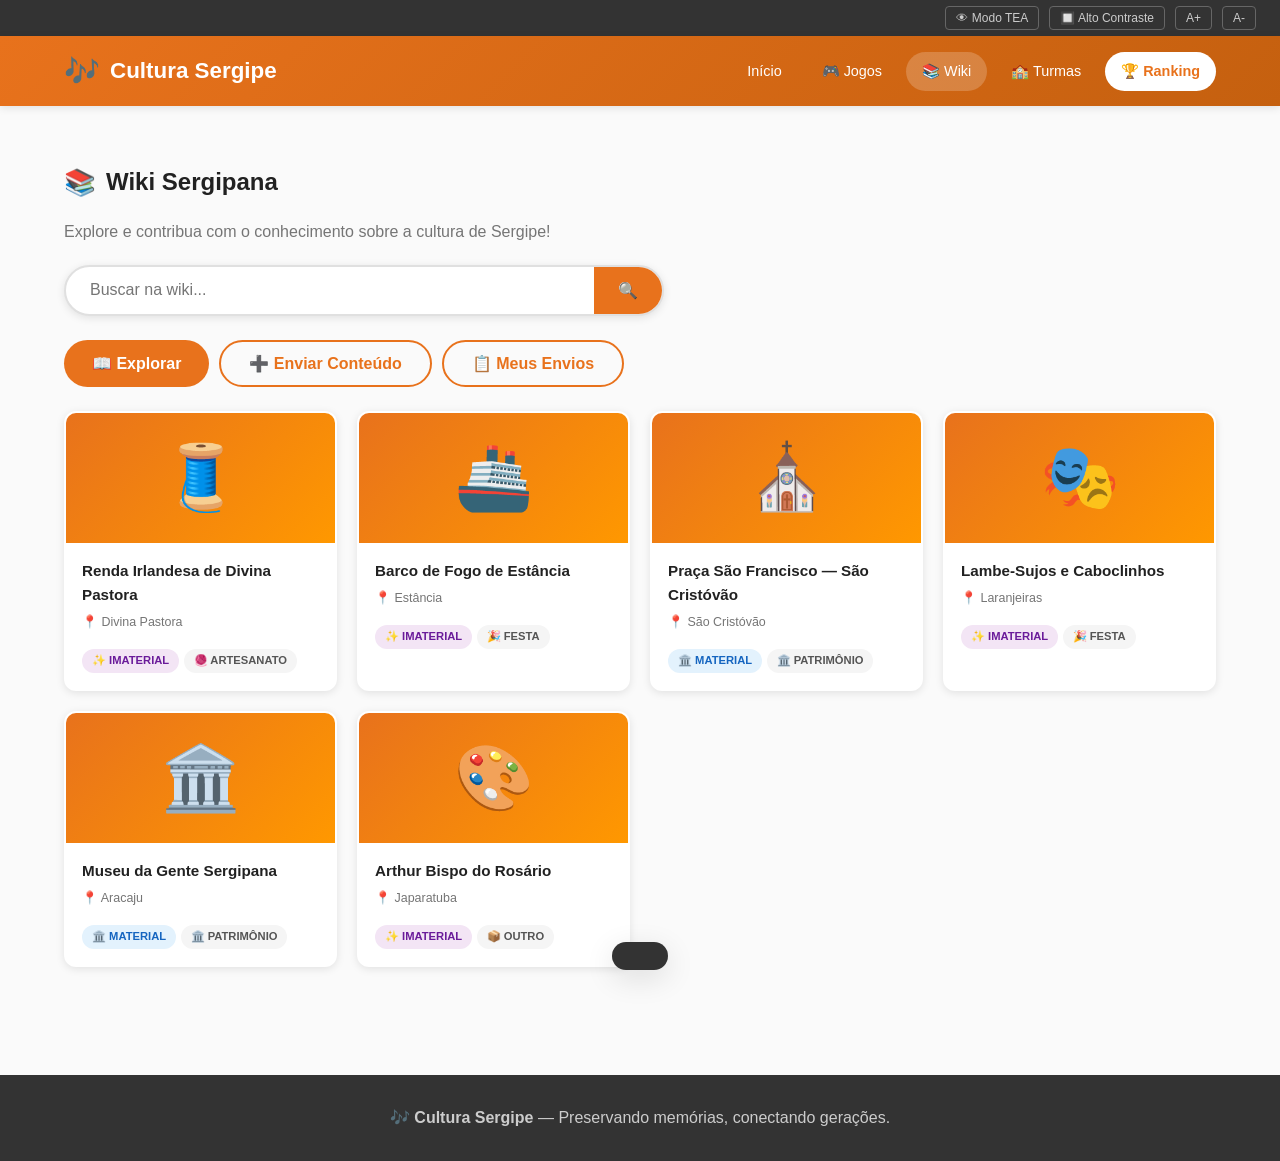
<file: public/wiki.html>
<!DOCTYPE html>
<html lang="pt-BR">
<head>
    <meta charset="UTF-8">
    <meta name="viewport" content="width=device-width, initial-scale=1.0">
    <title>Wiki Sergipana — Cultura Sergipe</title>
    <link rel="stylesheet" href="css/style.css">
</head>
<body>

    <div class="acessibilidade-bar">
        <button class="acessibilidade-btn" onclick="toggleTEA()">👁 Modo TEA</button>
        <button class="acessibilidade-btn" onclick="toggleContraste()">🔲 Alto Contraste</button>
        <button class="acessibilidade-btn" onclick="aumentarFonte()">A+</button>
        <button class="acessibilidade-btn" onclick="diminuirFonte()">A-</button>
    </div>

    <header class="header">
        <nav class="nav-container">
            <a href="index.html" class="logo"><span class="logo-icon">🎶</span><span>Cultura Sergipe</span></a>
            <div class="nav-links">
                <a href="index.html" class="nav-link">Início</a>
                <a href="jogos.html" class="nav-link">🎮 Jogos</a>
                <a href="wiki.html" class="nav-link active">📚 Wiki</a>
                <a href="turmas.html" class="nav-link">🏫 Turmas</a>
                <a href="ranking.html" class="nav-link destaque">🏆 Ranking</a>
            </div>
        </nav>
    </header>

    <section class="container">
        <h2 class="section-title"><span class="emoji">📚</span> Wiki Sergipana</h2>
        <p style="color:var(--cor-texto-leve); margin-bottom:20px;">Explore e contribua com o conhecimento sobre a cultura de Sergipe!</p>

        <!-- Busca -->
        <div class="search-section" style="margin:0 0 24px; padding:0;">
            <div class="search-bar">
                <input type="text" id="wiki-busca" placeholder="Buscar na wiki..." aria-label="Buscar na wiki">
                <button onclick="filtrarWiki()">🔍</button>
            </div>
        </div>

        <!-- Tabs -->
        <div style="display:flex; gap:10px; margin-bottom:24px; flex-wrap:wrap;">
            <button class="btn btn-primario" onclick="mostrarTab('explorar')">📖 Explorar</button>
            <button class="btn btn-outline" onclick="mostrarTab('enviar')">➕ Enviar Conteúdo</button>
            <button class="btn btn-outline" onclick="mostrarTab('enviados')">📋 Meus Envios</button>
        </div>

        <!-- Tab: Explorar -->
        <div id="tab-explorar">
            <div class="cards-grid" id="wiki-grid">
                <!-- Preenchido via JS -->
            </div>
        </div>

        <!-- Tab: Enviar Conteúdo -->
        <div id="tab-enviar" style="display:none;">
            <div class="turma-form">
                <h3 style="margin-bottom:16px;">📝 Enviar Novo Conteúdo Cultural</h3>
                <p style="color:var(--cor-texto-leve); margin-bottom:16px; font-size:0.9rem;">
                    Seu conteúdo será analisado antes de ser publicado. Conteúdos aprovados podem virar perguntas nos jogos!
                </p>
                <div class="form-grupo">
                    <label>Título *</label>
                    <input type="text" id="wiki-titulo" placeholder="Ex: Festa de São João em Estância">
                </div>
                <div class="form-grupo">
                    <label>Descrição *</label>
                    <textarea id="wiki-descricao" rows="4" placeholder="Descreva o patrimônio, festa, tradição..."></textarea>
                </div>
                <div class="form-grupo">
                    <label>Cidade *</label>
                    <input type="text" id="wiki-cidade" placeholder="Ex: Laranjeiras">
                </div>
                <div class="form-grupo">
                    <label>Categoria *</label>
                    <select id="wiki-categoria">
                        <option value="">Selecione...</option>
                        <option value="festa">🎉 Festa / Celebração</option>
                        <option value="danca">💃 Dança</option>
                        <option value="musica">🎵 Música</option>
                        <option value="artesanato">🧶 Artesanato</option>
                        <option value="gastronomia">🍽️ Gastronomia</option>
                        <option value="patrimonio">🏛️ Patrimônio Edificado</option>
                        <option value="folclore">👹 Folclore</option>
                        <option value="religioso">⛪ Religioso</option>
                        <option value="natureza">🌿 Natureza</option>
                        <option value="outro">📦 Outro</option>
                    </select>
                </div>
                <div class="form-grupo">
                    <label>Tipo *</label>
                    <select id="wiki-tipo">
                        <option value="">Selecione...</option>
                        <option value="material">🏛️ Material</option>
                        <option value="imaterial">✨ Imaterial</option>
                    </select>
                </div>
                <div class="form-grupo">
                    <label>Seu nome</label>
                    <input type="text" id="wiki-autor" placeholder="Seu nome">
                </div>
                <div class="form-grupo">
                    <label>Fonte (opcional)</label>
                    <input type="text" id="wiki-fonte" placeholder="Link ou referência">
                </div>
                <button class="btn btn-primario" onclick="enviarWiki()" style="width:100%;">
                    📤 Enviar para Análise
                </button>
            </div>
        </div>

        <!-- Tab: Meus Envios -->
        <div id="tab-enviados" style="display:none;">
            <div id="meus-envios">
                <p style="text-align:center; color:var(--cor-texto-leve); padding:40px;">
                    Nenhum envio ainda. Contribua com a wiki sergipana!
                </p>
            </div>
        </div>
    </section>

    <footer class="footer">
        <p>🎶 <strong>Cultura Sergipe</strong> — Preservando memórias, conectando gerações.</p>
    </footer>

    <div class="toast" id="toast"></div>

    <script src="js/app.js"></script>
    <script src="js/wiki.js"></script>
</body>
</html>
</file>
<file: public/css/style.css>
/* ============================================
   CULTURA SERGIPE — DESIGN SYSTEM
   ============================================ */

:root {
    --cor-primaria: #E8721C;
    --cor-primaria-escura: #C5600F;
    --cor-primaria-clara: #FFF3E0;
    --cor-secundaria: #2E7D32;
    --cor-secundaria-clara: #E8F5E9;
    --cor-acento: #D32F2F;
    --cor-fundo: #FAFAFA;
    --cor-card: #FFFFFF;
    --cor-texto: #212121;
    --cor-texto-leve: #757575;
    --cor-borda: #E0E0E0;
    --cor-sucesso: #4CAF50;
    --cor-erro: #F44336;
    --cor-info: #2196F3;
    --cor-material: #1565C0;
    --cor-imaterial: #6A1B9A;
    --sombra-card: 0 2px 8px rgba(0,0,0,0.1);
    --sombra-elevada: 0 8px 30px rgba(0,0,0,0.12);
    --raio-borda: 12px;
    --raio-borda-sm: 8px;
    --transicao: all 0.3s ease;
    --fonte-principal: 'Segoe UI', Tahoma, Geneva, Verdana, sans-serif;
}

* {
    margin: 0;
    padding: 0;
    box-sizing: border-box;
}

body {
    font-family: var(--fonte-principal);
    background: var(--cor-fundo);
    color: var(--cor-texto);
    line-height: 1.6;
    min-height: 100vh;
}

/* --- Acessibilidade TEA --- */
body.modo-tea {
    --cor-fundo: #F5F0FF;
    font-size: 18px;
    line-height: 2;
    letter-spacing: 0.5px;
}

body.modo-tea * {
    transition: none !important;
    animation: none !important;
}

body.modo-tea .card {
    border: 3px solid var(--cor-borda);
}

body.alto-contraste {
    --cor-fundo: #000;
    --cor-texto: #FFF;
    --cor-card: #1a1a1a;
    --cor-borda: #FFF;
}

/* --- Header / Navegação --- */
.header {
    background: linear-gradient(135deg, var(--cor-primaria), var(--cor-primaria-escura));
    color: white;
    padding: 0;
    position: sticky;
    top: 0;
    z-index: 1000;
    box-shadow: var(--sombra-card);
}

.nav-container {
    max-width: 1200px;
    margin: 0 auto;
    display: flex;
    align-items: center;
    justify-content: space-between;
    padding: 12px 24px;
}

.logo {
    display: flex;
    align-items: center;
    gap: 10px;
    text-decoration: none;
    color: white;
    font-size: 1.4rem;
    font-weight: 700;
}

.logo-icon {
    font-size: 1.8rem;
}

.nav-links {
    display: flex;
    gap: 8px;
    align-items: center;
    flex-wrap: wrap;
}

.nav-link {
    color: white;
    text-decoration: none;
    padding: 8px 16px;
    border-radius: 25px;
    transition: var(--transicao);
    font-size: 0.9rem;
    font-weight: 500;
}

.nav-link:hover,
.nav-link.active {
    background: rgba(255,255,255,0.2);
}

.nav-link.destaque {
    background: white;
    color: var(--cor-primaria);
    font-weight: 600;
}

/* --- Acessibilidade Toggle --- */
.acessibilidade-bar {
    background: #333;
    padding: 6px 24px;
    display: flex;
    gap: 10px;
    justify-content: flex-end;
    align-items: center;
}

.acessibilidade-btn {
    background: none;
    border: 1px solid #666;
    color: #ccc;
    padding: 4px 10px;
    border-radius: 4px;
    cursor: pointer;
    font-size: 0.75rem;
}

.acessibilidade-btn:hover {
    background: #555;
    color: white;
}

/* --- Barra de Busca --- */
.search-section {
    max-width: 600px;
    margin: 30px auto;
    padding: 0 24px;
}

.search-bar {
    display: flex;
    background: var(--cor-card);
    border-radius: 50px;
    overflow: hidden;
    box-shadow: var(--sombra-card);
    border: 2px solid var(--cor-borda);
    transition: var(--transicao);
}

.search-bar:focus-within {
    border-color: var(--cor-primaria);
    box-shadow: var(--sombra-elevada);
}

.search-bar input {
    flex: 1;
    border: none;
    padding: 14px 24px;
    font-size: 1rem;
    outline: none;
    background: transparent;
}

.search-bar button {
    background: var(--cor-primaria);
    color: white;
    border: none;
    padding: 14px 24px;
    cursor: pointer;
    font-size: 1rem;
    transition: var(--transicao);
}

.search-bar button:hover {
    background: var(--cor-primaria-escura);
}

/* --- Hero / Banner --- */
.hero {
    max-width: 1200px;
    margin: 20px auto;
    padding: 0 24px;
}

.hero-banner {
    position: relative;
    border-radius: var(--raio-borda);
    overflow: hidden;
    height: 380px;
    background: linear-gradient(135deg, var(--cor-primaria), #ff9800);
    box-shadow: var(--sombra-elevada);
}

.hero-banner img {
    width: 100%;
    height: 100%;
    object-fit: cover;
}

.hero-overlay {
    position: absolute;
    bottom: 0;
    left: 0;
    right: 0;
    background: linear-gradient(transparent, rgba(0,0,0,0.85));
    padding: 40px 30px 30px;
    color: white;
}

.hero-overlay h2 {
    font-size: 1.6rem;
    margin-bottom: 8px;
}

.hero-overlay p {
    font-size: 0.95rem;
    opacity: 0.9;
}

/* --- Container Principal --- */
.container {
    max-width: 1200px;
    margin: 0 auto;
    padding: 24px;
}

/* --- Grid de Cards --- */
.cards-grid {
    display: grid;
    grid-template-columns: repeat(auto-fill, minmax(260px, 1fr));
    gap: 20px;
    margin: 24px 0;
}

.card {
    background: var(--cor-card);
    border-radius: var(--raio-borda);
    overflow: hidden;
    box-shadow: var(--sombra-card);
    transition: var(--transicao);
    cursor: pointer;
    border: 2px solid transparent;
}

.card:hover {
    transform: translateY(-4px);
    box-shadow: var(--sombra-elevada);
    border-color: var(--cor-primaria);
}

.card-img {
    width: 100%;
    height: 160px;
    object-fit: cover;
}

.card-body {
    padding: 16px;
}

.card-body h3 {
    font-size: 1.1rem;
    margin-bottom: 6px;
    color: var(--cor-texto);
}

.card-body p {
    font-size: 0.85rem;
    color: var(--cor-texto-leve);
}

.card-badge {
    display: inline-block;
    padding: 3px 10px;
    border-radius: 20px;
    font-size: 0.7rem;
    font-weight: 600;
    text-transform: uppercase;
    margin-top: 8px;
}

.badge-material {
    background: #E3F2FD;
    color: var(--cor-material);
}

.badge-imaterial {
    background: #F3E5F5;
    color: var(--cor-imaterial);
}

/* --- Seção de Título --- */
.section-title {
    font-size: 1.5rem;
    color: var(--cor-texto);
    margin: 32px 0 16px;
    display: flex;
    align-items: center;
    gap: 10px;
}

.section-title .emoji {
    font-size: 1.6rem;
}

/* --- Categorias (Home) --- */
.categorias-grid {
    display: grid;
    grid-template-columns: repeat(auto-fill, minmax(200px, 1fr));
    gap: 16px;
    margin: 24px 0;
}

.categoria-card {
    background: var(--cor-card);
    border-radius: var(--raio-borda);
    overflow: hidden;
    text-align: center;
    box-shadow: var(--sombra-card);
    transition: var(--transicao);
    text-decoration: none;
    color: var(--cor-texto);
}

.categoria-card:hover {
    transform: translateY(-4px);
    box-shadow: var(--sombra-elevada);
}

.categoria-card img {
    width: 100%;
    height: 120px;
    object-fit: cover;
}

.categoria-card h4 {
    padding: 12px;
    font-size: 1rem;
}

/* --- Botões --- */
.btn {
    display: inline-block;
    padding: 12px 28px;
    border-radius: 25px;
    border: none;
    cursor: pointer;
    font-size: 1rem;
    font-weight: 600;
    transition: var(--transicao);
    text-decoration: none;
    text-align: center;
}

.btn-primario {
    background: var(--cor-primaria);
    color: white;
}

.btn-primario:hover {
    background: var(--cor-primaria-escura);
    transform: translateY(-2px);
}

.btn-secundario {
    background: var(--cor-secundaria);
    color: white;
}

.btn-outline {
    background: transparent;
    border: 2px solid var(--cor-primaria);
    color: var(--cor-primaria);
}

.btn-outline:hover {
    background: var(--cor-primaria);
    color: white;
}

.btn-grande {
    padding: 16px 40px;
    font-size: 1.1rem;
}

.btn-grupo {
    display: flex;
    gap: 12px;
    flex-wrap: wrap;
    margin: 16px 0;
}

/* --- Jogo: Onde Fica (Mapa) --- */
.jogo-container {
    max-width: 900px;
    margin: 0 auto;
}

.mapa-container {
    position: relative;
    width: 100%;
    max-width: 500px;
    margin: 20px auto;
    border-radius: var(--raio-borda);
    overflow: hidden;
    box-shadow: var(--sombra-card);
    border: 3px solid var(--cor-borda);
    cursor: crosshair;
}

.mapa-container img {
    width: 100%;
    display: block;
}

.mapa-pin {
    position: absolute;
    width: 20px;
    height: 20px;
    background: var(--cor-acento);
    border: 3px solid white;
    border-radius: 50%;
    transform: translate(-50%, -50%);
    box-shadow: 0 2px 8px rgba(0,0,0,0.3);
    z-index: 10;
    pointer-events: none;
}

.mapa-pin.correto {
    background: var(--cor-sucesso);
}

.imagem-pergunta {
    width: 100%;
    max-height: 350px;
    object-fit: cover;
    border-radius: var(--raio-borda);
    margin-bottom: 16px;
    box-shadow: var(--sombra-card);
}

/* --- Jogo: Material ou Imaterial (Tinder-like) --- */
.swipe-container {
    max-width: 400px;
    margin: 20px auto;
    perspective: 1000px;
}

.swipe-card {
    background: var(--cor-card);
    border-radius: 20px;
    overflow: hidden;
    box-shadow: var(--sombra-elevada);
    transition: transform 0.4s ease, opacity 0.4s ease;
    user-select: none;
}

.swipe-card.swipe-left {
    transform: translateX(-150%) rotate(-20deg);
    opacity: 0;
}

.swipe-card.swipe-right {
    transform: translateX(150%) rotate(20deg);
    opacity: 0;
}

.swipe-card img {
    width: 100%;
    height: 300px;
    object-fit: cover;
}

.swipe-info {
    padding: 20px;
    text-align: center;
}

.swipe-info h3 {
    font-size: 1.3rem;
    margin-bottom: 8px;
}

.swipe-info p {
    color: var(--cor-texto-leve);
    font-size: 0.9rem;
}

.swipe-actions {
    display: flex;
    justify-content: center;
    gap: 30px;
    margin: 24px 0;
}

.swipe-btn {
    width: 70px;
    height: 70px;
    border-radius: 50%;
    border: 3px solid;
    background: white;
    display: flex;
    align-items: center;
    justify-content: center;
    font-size: 1.8rem;
    cursor: pointer;
    transition: var(--transicao);
    box-shadow: var(--sombra-card);
}

.swipe-btn.material-btn {
    border-color: var(--cor-material);
    color: var(--cor-material);
}

.swipe-btn.material-btn:hover {
    background: var(--cor-material);
    color: white;
}

.swipe-btn.imaterial-btn {
    border-color: var(--cor-imaterial);
    color: var(--cor-imaterial);
}

.swipe-btn.imaterial-btn:hover {
    background: var(--cor-imaterial);
    color: white;
}

/* --- Duolingo Style --- */
.duolingo-container {
    max-width: 600px;
    margin: 0 auto;
}

.progresso-bar {
    width: 100%;
    height: 12px;
    background: var(--cor-borda);
    border-radius: 6px;
    overflow: hidden;
    margin: 20px 0;
}

.progresso-fill {
    height: 100%;
    background: linear-gradient(90deg, var(--cor-sucesso), #66BB6A);
    border-radius: 6px;
    transition: width 0.5s ease;
}

.licao-card {
    background: var(--cor-card);
    border-radius: var(--raio-borda);
    padding: 30px;
    box-shadow: var(--sombra-card);
    margin: 16px 0;
}

.licao-card h3 {
    font-size: 1.2rem;
    margin-bottom: 16px;
    color: var(--cor-texto);
}

.opcao-btn {
    display: block;
    width: 100%;
    padding: 14px 20px;
    margin: 8px 0;
    border: 2px solid var(--cor-borda);
    border-radius: var(--raio-borda-sm);
    background: var(--cor-card);
    cursor: pointer;
    font-size: 1rem;
    text-align: left;
    transition: var(--transicao);
}

.opcao-btn:hover {
    border-color: var(--cor-primaria);
    background: var(--cor-primaria-clara);
}

.opcao-btn.selecionada {
    border-color: var(--cor-primaria);
    background: var(--cor-primaria-clara);
    font-weight: 600;
}

.opcao-btn.correta {
    border-color: var(--cor-sucesso);
    background: var(--cor-secundaria-clara);
}

.opcao-btn.incorreta {
    border-color: var(--cor-erro);
    background: #FFEBEE;
}

.vf-btns {
    display: flex;
    gap: 16px;
    margin: 16px 0;
}

.vf-btn {
    flex: 1;
    padding: 16px;
    border-radius: var(--raio-borda-sm);
    border: 2px solid var(--cor-borda);
    background: var(--cor-card);
    cursor: pointer;
    font-size: 1.1rem;
    font-weight: 600;
    transition: var(--transicao);
    text-align: center;
}

.vf-btn:hover {
    transform: translateY(-2px);
}

.vf-btn.verdadeiro:hover { border-color: var(--cor-sucesso); background: var(--cor-secundaria-clara); }
.vf-btn.falso:hover { border-color: var(--cor-erro); background: #FFEBEE; }

.feedback-box {
    padding: 16px;
    border-radius: var(--raio-borda-sm);
    margin: 16px 0;
    font-size: 0.95rem;
    display: none;
}

.feedback-box.visivel {
    display: block;
}

.feedback-box.correto {
    background: var(--cor-secundaria-clara);
    border: 2px solid var(--cor-sucesso);
    color: #1B5E20;
}

.feedback-box.incorreto {
    background: #FFEBEE;
    border: 2px solid var(--cor-erro);
    color: #B71C1C;
}

.dica-box {
    background: #FFF8E1;
    border: 1px solid #FFD54F;
    border-radius: var(--raio-borda-sm);
    padding: 12px;
    margin: 12px 0;
    font-size: 0.85rem;
    color: #F57F17;
}

.estrelas {
    font-size: 2rem;
    text-align: center;
    margin: 16px 0;
}

/* --- Turmas --- */
.turma-form {
    background: var(--cor-card);
    border-radius: var(--raio-borda);
    padding: 24px;
    box-shadow: var(--sombra-card);
    max-width: 500px;
    margin: 20px auto;
}

.form-grupo {
    margin-bottom: 16px;
}

.form-grupo label {
    display: block;
    margin-bottom: 6px;
    font-weight: 600;
    font-size: 0.9rem;
    color: var(--cor-texto);
}

.form-grupo input,
.form-grupo select,
.form-grupo textarea {
    width: 100%;
    padding: 12px 16px;
    border: 2px solid var(--cor-borda);
    border-radius: var(--raio-borda-sm);
    font-size: 1rem;
    transition: var(--transicao);
    font-family: var(--fonte-principal);
}

.form-grupo input:focus,
.form-grupo select:focus,
.form-grupo textarea:focus {
    border-color: var(--cor-primaria);
    outline: none;
    box-shadow: 0 0 0 3px rgba(232, 114, 28, 0.2);
}

/* --- Ranking --- */
.ranking-lista {
    background: var(--cor-card);
    border-radius: var(--raio-borda);
    overflow: hidden;
    box-shadow: var(--sombra-card);
}

.ranking-item {
    display: flex;
    align-items: center;
    padding: 16px 20px;
    border-bottom: 1px solid var(--cor-borda);
    transition: var(--transicao);
}

.ranking-item:hover {
    background: var(--cor-primaria-clara);
}

.ranking-item:last-child {
    border-bottom: none;
}

.ranking-pos {
    width: 40px;
    height: 40px;
    border-radius: 50%;
    background: var(--cor-borda);
    display: flex;
    align-items: center;
    justify-content: center;
    font-weight: 700;
    margin-right: 16px;
    font-size: 0.9rem;
}

.ranking-pos.ouro { background: #FFD700; color: #333; }
.ranking-pos.prata { background: #C0C0C0; color: #333; }
.ranking-pos.bronze { background: #CD7F32; color: white; }

.ranking-info {
    flex: 1;
}

.ranking-info h4 {
    font-size: 1rem;
    margin-bottom: 2px;
}

.ranking-info small {
    color: var(--cor-texto-leve);
}

.ranking-pontos {
    font-size: 1.2rem;
    font-weight: 700;
    color: var(--cor-primaria);
}

/* --- Pontuação flutuante --- */
.pontuacao-flutuante {
    position: fixed;
    top: 80px;
    right: 20px;
    background: var(--cor-primaria);
    color: white;
    padding: 10px 20px;
    border-radius: 25px;
    font-weight: 700;
    box-shadow: var(--sombra-elevada);
    z-index: 999;
    display: flex;
    align-items: center;
    gap: 8px;
}

.ponto-animacao {
    position: fixed;
    color: var(--cor-sucesso);
    font-size: 1.5rem;
    font-weight: 700;
    pointer-events: none;
    animation: pontosUp 1s ease-out forwards;
    z-index: 9999;
}

@keyframes pontosUp {
    0% { opacity: 1; transform: translateY(0); }
    100% { opacity: 0; transform: translateY(-60px); }
}

/* --- Footer --- */
.footer {
    background: #333;
    color: #ccc;
    text-align: center;
    padding: 30px 24px;
    margin-top: 60px;
}

.footer a {
    color: var(--cor-primaria);
    text-decoration: none;
}

/* --- Modal --- */
.modal-overlay {
    position: fixed;
    top: 0;
    left: 0;
    right: 0;
    bottom: 0;
    background: rgba(0,0,0,0.6);
    display: none;
    align-items: center;
    justify-content: center;
    z-index: 10000;
}

.modal-overlay.ativo {
    display: flex;
}

.modal-content {
    background: var(--cor-card);
    border-radius: var(--raio-borda);
    padding: 30px;
    max-width: 500px;
    width: 90%;
    max-height: 80vh;
    overflow-y: auto;
    box-shadow: var(--sombra-elevada);
}

.modal-content h2 {
    margin-bottom: 16px;
}

/* --- Toast/Notificação --- */
.toast {
    position: fixed;
    bottom: 30px;
    left: 50%;
    transform: translateX(-50%) translateY(100px);
    background: #333;
    color: white;
    padding: 14px 28px;
    border-radius: 25px;
    font-size: 0.95rem;
    box-shadow: var(--sombra-elevada);
    transition: transform 0.3s ease;
    z-index: 10001;
}

.toast.visivel {
    transform: translateX(-50%) translateY(0);
}

.toast.sucesso { background: var(--cor-sucesso); }
.toast.erro { background: var(--cor-erro); }

/* --- Responsivo --- */
@media (max-width: 768px) {
    .nav-container {
        flex-direction: column;
        gap: 10px;
    }
    .nav-links {
        justify-content: center;
    }
    .hero-banner {
        height: 250px;
    }
    .hero-overlay h2 {
        font-size: 1.2rem;
    }
    .cards-grid {
        grid-template-columns: 1fr;
    }
    .categorias-grid {
        grid-template-columns: repeat(2, 1fr);
    }
    .swipe-card img {
        height: 200px;
    }
}

@media (max-width: 480px) {
    .categorias-grid {
        grid-template-columns: 1fr;
    }
    .nav-link {
        padding: 6px 12px;
        font-size: 0.8rem;
    }
}
</file>
